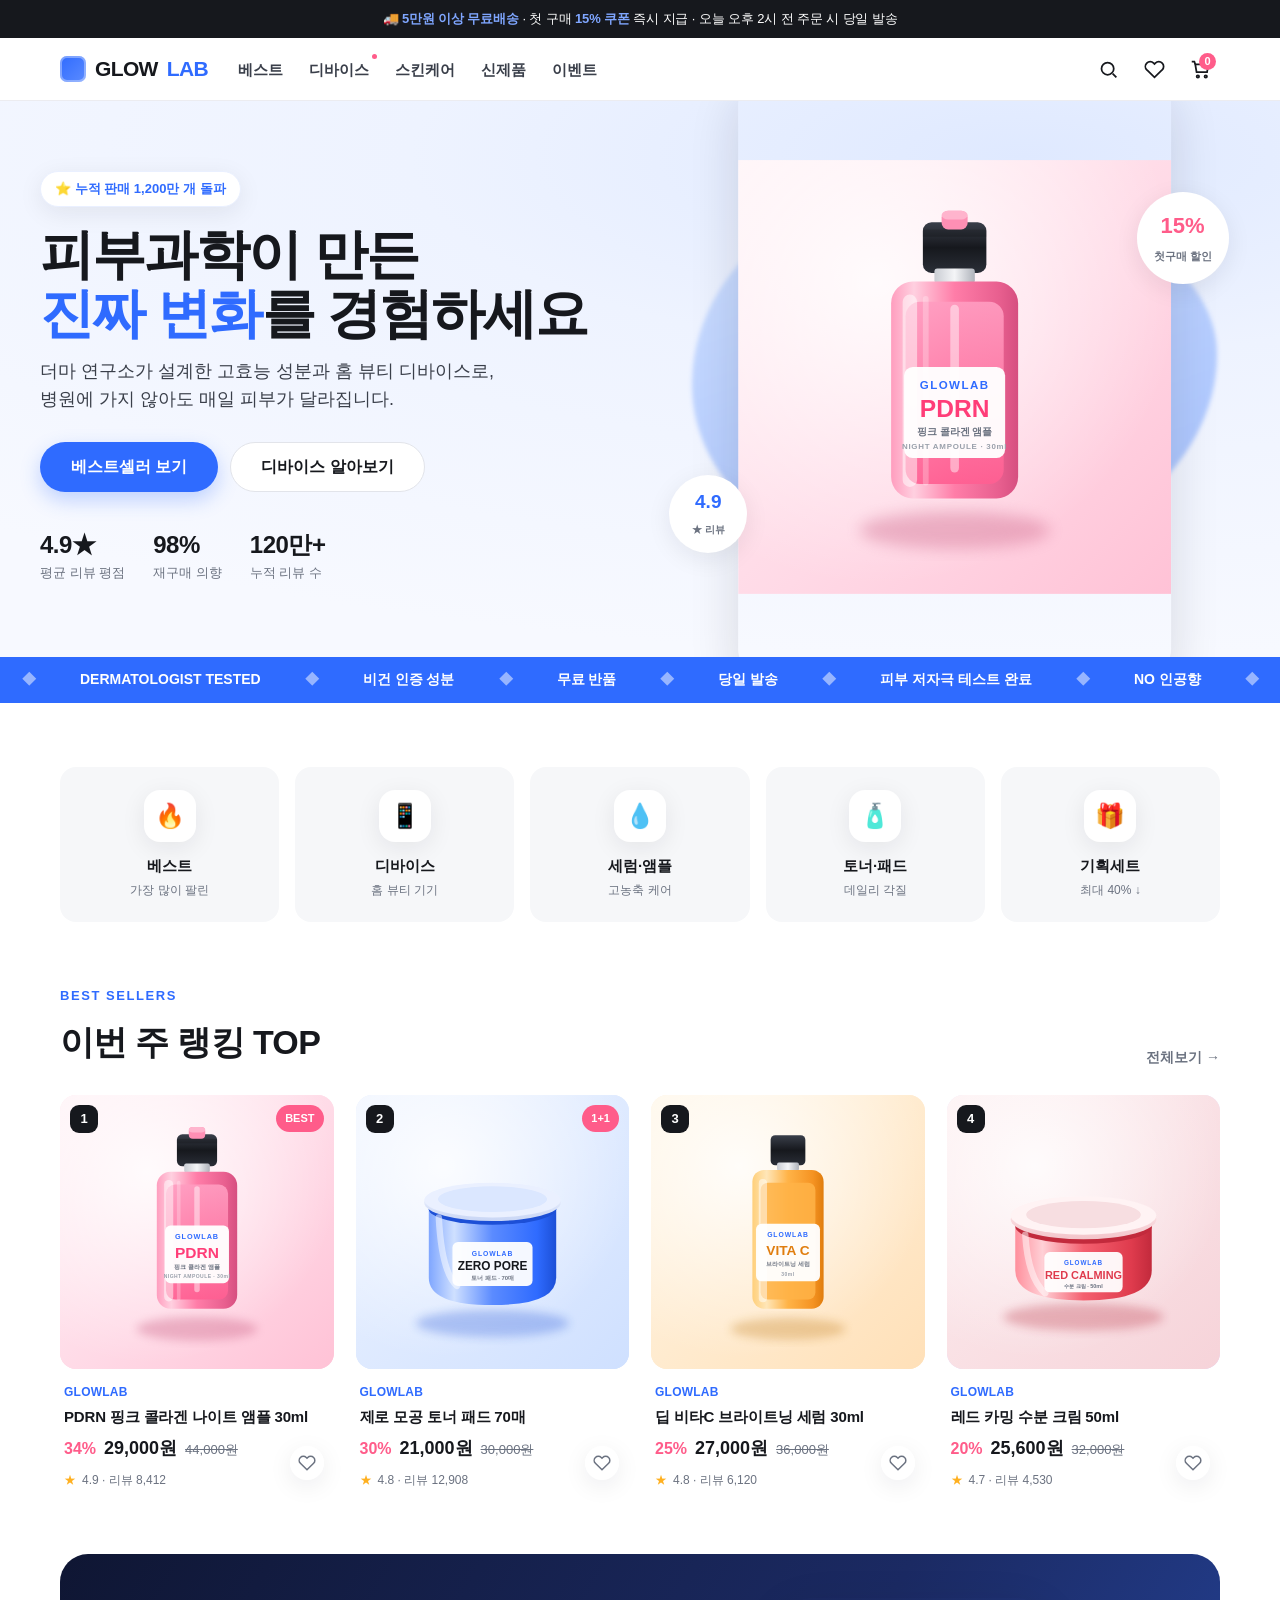
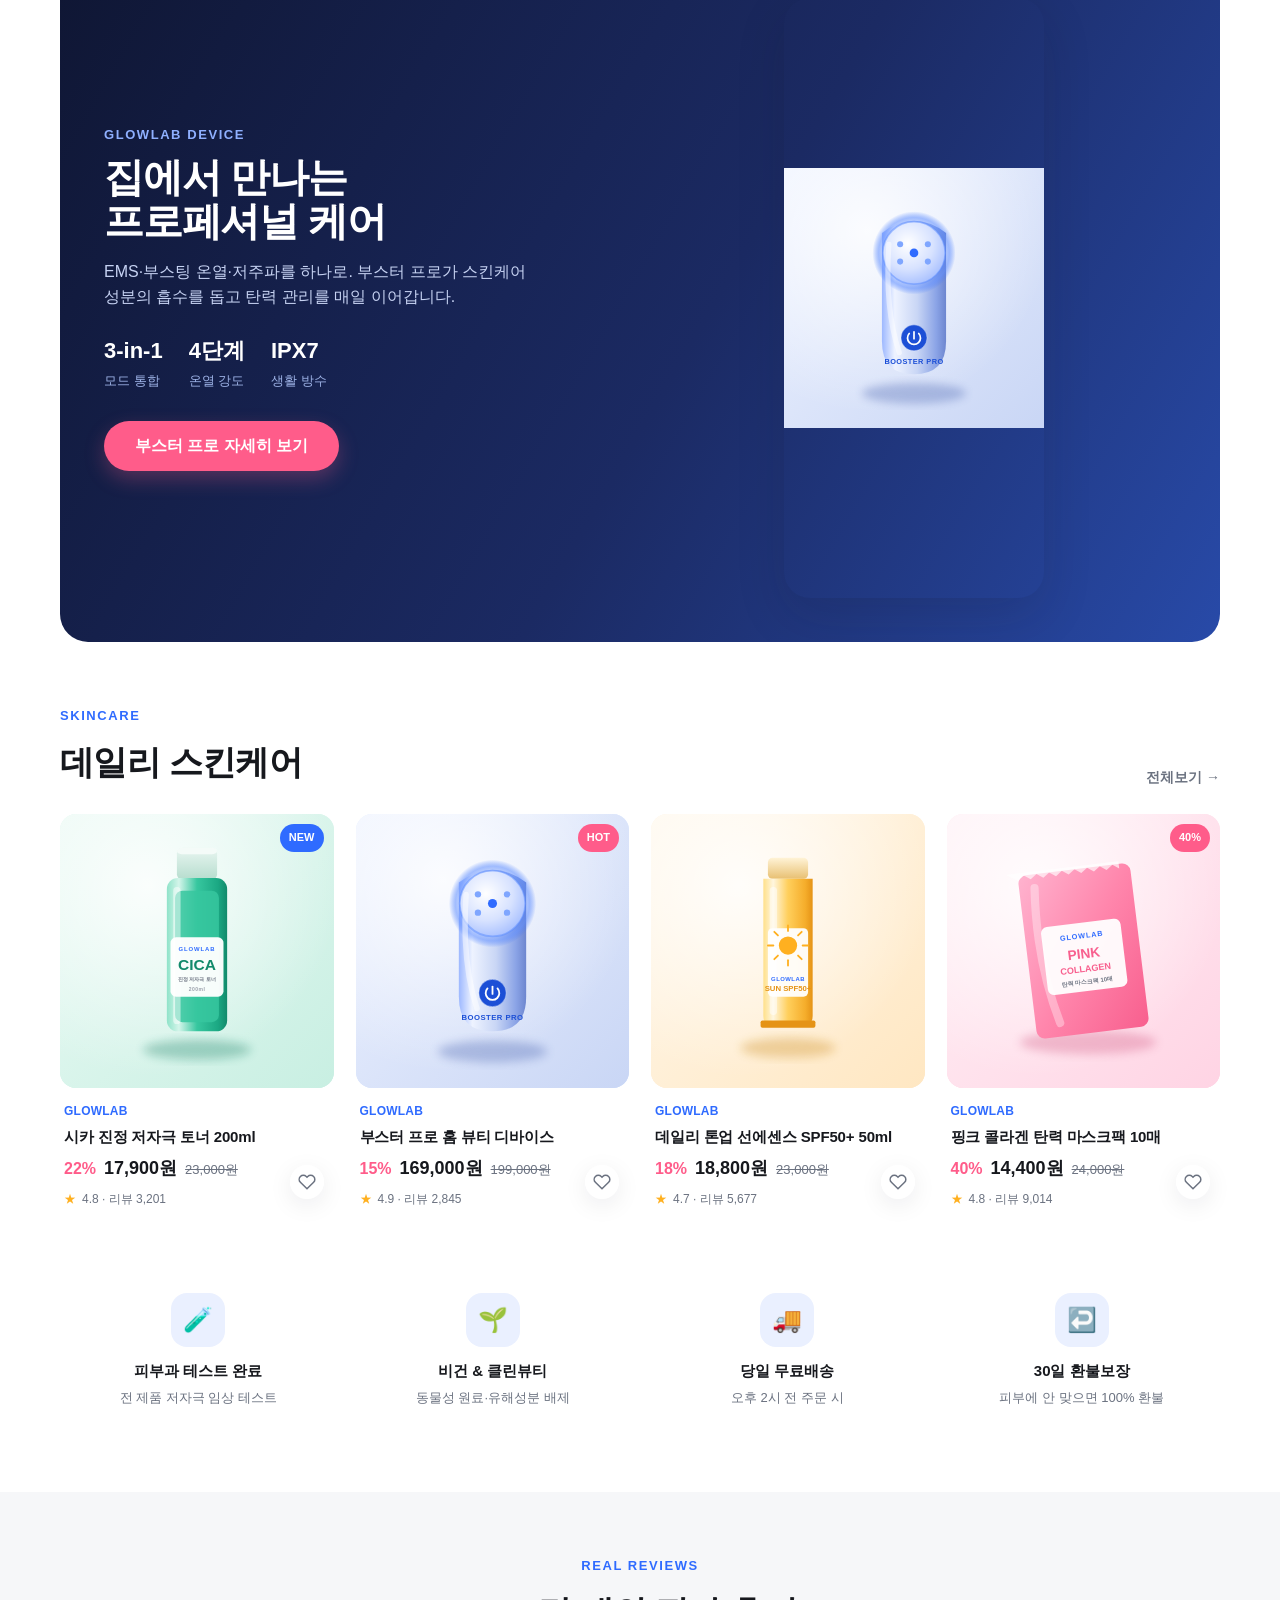
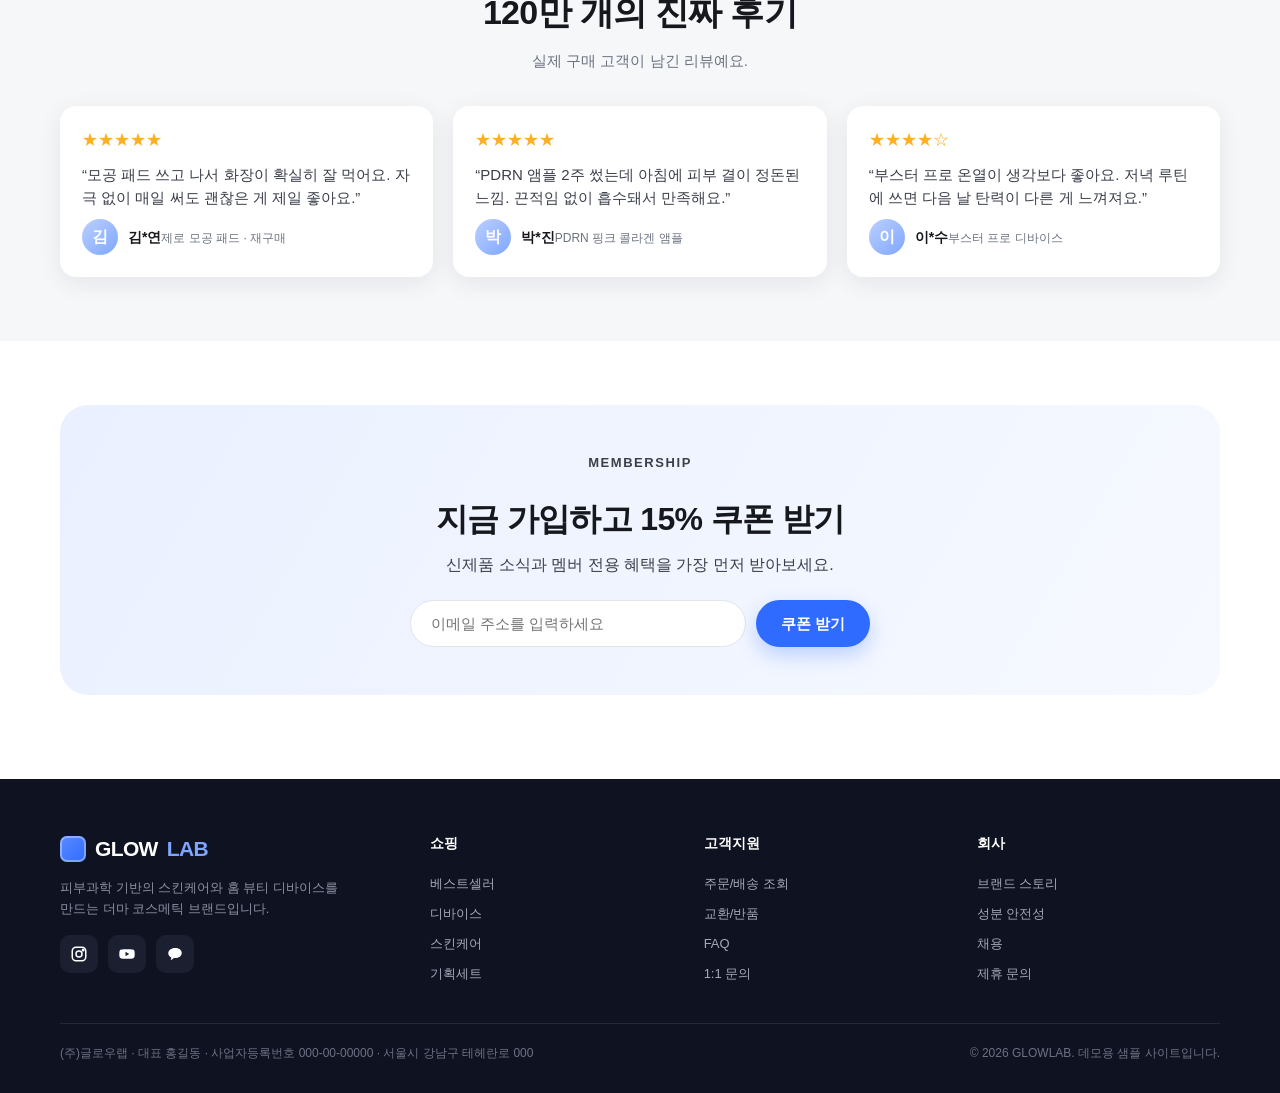
<file: index.html>
<!DOCTYPE html>
<html lang="ko">
<head>
  <meta charset="UTF-8" />
  <meta name="viewport" content="width=device-width, initial-scale=1.0" />
  <meta name="theme-color" content="#2f6bff" />
  <title>GLOWLAB · 피부과학이 만든 뷰티</title>
  <meta name="description" content="글로우랩 - 피부과학 기반 스킨케어와 홈 뷰티 디바이스. 제로 모공 패드, PDRN 핑크 콜라겐 앰플, 부스터 프로 디바이스." />
  <link rel="manifest" href="manifest.webmanifest" />
  <link rel="icon" href="icon.svg" type="image/svg+xml" />
  <link rel="apple-touch-icon" href="icon.svg" />
  <link rel="stylesheet" href="styles.css" />
</head>
<body>
  <!-- Announcement -->
  <div class="announce">🚚 <b>5만원 이상 무료배송</b> · 첫 구매 <b>15% 쿠폰</b> 즉시 지급 · 오늘 오후 2시 전 주문 시 당일 발송</div>

  <!-- Navbar -->
  <header class="nav">
    <div class="container nav-inner">
      <a class="brand" href="index.html">
        <span class="cube" aria-hidden="true"></span>GLOW<em>LAB</em>
      </a>
      <nav class="nav-menu" aria-label="주요 메뉴">
        <a href="#best">베스트</a>
        <a href="#device" class="hot">디바이스</a>
        <a href="#skincare">스킨케어</a>
        <a href="product.html">신제품</a>
        <a href="#event">이벤트</a>
      </nav>
      <div class="nav-actions">
        <button class="icon-btn" aria-label="검색">
          <svg viewBox="0 0 24 24" fill="none" stroke="currentColor" stroke-width="2"><circle cx="11" cy="11" r="7"/><path d="m21 21-4.3-4.3"/></svg>
        </button>
        <button class="icon-btn" aria-label="위시리스트">
          <svg viewBox="0 0 24 24" fill="none" stroke="currentColor" stroke-width="2"><path d="M20.8 4.6a5.5 5.5 0 0 0-7.8 0L12 5.6l-1-1a5.5 5.5 0 1 0-7.8 7.8l1 1L12 21l7.8-7.6 1-1a5.5 5.5 0 0 0 0-7.8z"/></svg>
        </button>
        <button class="icon-btn" id="cartBtn" aria-label="장바구니">
          <svg viewBox="0 0 24 24" fill="none" stroke="currentColor" stroke-width="2"><path d="M6 6h15l-1.5 9h-12z"/><path d="M6 6 5 3H2"/><circle cx="9" cy="20" r="1.4"/><circle cx="18" cy="20" r="1.4"/></svg>
          <span class="cart-count" id="cartCount">0</span>
        </button>
        <button class="icon-btn hamburger" id="menuBtn" aria-label="메뉴 열기">
          <svg viewBox="0 0 24 24" fill="none" stroke="currentColor" stroke-width="2"><path d="M3 6h18M3 12h18M3 18h18"/></svg>
        </button>
      </div>
    </div>
  </header>

  <!-- Hero -->
  <section class="hero">
    <div class="container hero-inner">
      <div class="hero-copy">
        <span class="hero-badge">⭐ 누적 판매 1,200만 개 돌파</span>
        <h1>피부과학이 만든<br /><span class="hl">진짜 변화</span>를 경험하세요</h1>
        <p class="lead">더마 연구소가 설계한 고효능 성분과 홈 뷰티 디바이스로,
          병원에 가지 않아도 매일 피부가 달라집니다.</p>
        <div class="hero-cta">
          <a href="product.html" class="btn primary lg">베스트셀러 보기</a>
          <a href="#device" class="btn outline lg">디바이스 알아보기</a>
        </div>
        <div class="hero-stats">
          <div><div class="num">4.9★</div><div class="lbl">평균 리뷰 평점</div></div>
          <div><div class="num">98%</div><div class="lbl">재구매 의향</div></div>
          <div><div class="num">120만+</div><div class="lbl">누적 리뷰 수</div></div>
        </div>
      </div>
      <div class="hero-visual">
        <div class="blob" aria-hidden="true"></div>
        <img class="hero-img" src="assets/ampoule-pink.svg" alt="PDRN 핑크 콜라겐 나이트 앰플" width="600" height="600" />
        <div class="spark a" aria-hidden="true"><div><div class="n">15%</div><small>첫구매 할인</small></div></div>
        <div class="spark b" aria-hidden="true"><div><div class="n">4.9</div><small>★ 리뷰</small></div></div>
      </div>
    </div>
  </section>

  <!-- Marquee -->
  <div class="marquee" aria-hidden="true">
    <ul>
      <li>DERMATOLOGIST TESTED</li><li>비건 인증 성분</li><li>무료 반품</li>
      <li>당일 발송</li><li>피부 저자극 테스트 완료</li><li>NO 인공향</li>
      <li>DERMATOLOGIST TESTED</li><li>비건 인증 성분</li><li>무료 반품</li>
      <li>당일 발송</li><li>피부 저자극 테스트 완료</li><li>NO 인공향</li>
    </ul>
  </div>

  <!-- Category quick links -->
  <section class="section">
    <div class="container">
      <div class="cats">
        <a class="cat" href="#best"><div class="ico">🔥</div><b>베스트</b><span>가장 많이 팔린</span></a>
        <a class="cat" href="#device"><div class="ico">📱</div><b>디바이스</b><span>홈 뷰티 기기</span></a>
        <a class="cat" href="#skincare"><div class="ico">💧</div><b>세럼·앰플</b><span>고농축 케어</span></a>
        <a class="cat" href="#skincare"><div class="ico">🧴</div><b>토너·패드</b><span>데일리 각질</span></a>
        <a class="cat" href="#event"><div class="ico">🎁</div><b>기획세트</b><span>최대 40% ↓</span></a>
      </div>
    </div>
  </section>

  <!-- Best sellers -->
  <section class="section" id="best" style="padding-top:0">
    <div class="container">
      <div class="section-head">
        <div>
          <p class="eyebrow">Best Sellers</p>
          <h2 class="section-title">이번 주 랭킹 TOP</h2>
        </div>
        <a class="more" href="product.html">전체보기 →</a>
      </div>
      <div class="grid" id="bestGrid"><!-- injected by main.js --></div>
    </div>
  </section>

  <!-- Device / tech banner -->
  <section class="section" id="device" style="padding-top:0">
    <div class="container">
      <div class="tech">
        <div class="tech-inner">
          <div>
            <p class="eyebrow">GLOWLAB DEVICE</p>
            <h2>집에서 만나는<br />프로페셔널 케어</h2>
            <p>EMS·부스팅 온열·저주파를 하나로. 부스터 프로가 스킨케어 성분의 흡수를 돕고
              탄력 관리를 매일 이어갑니다.</p>
            <div class="feat">
              <div><b>3-in-1</b><span>모드 통합</span></div>
              <div><b>4단계</b><span>온열 강도</span></div>
              <div><b>IPX7</b><span>생활 방수</span></div>
            </div>
            <a href="product.html" class="btn pink lg">부스터 프로 자세히 보기</a>
          </div>
          <img class="device-img" src="assets/device.svg" alt="부스터 프로 홈 뷰티 디바이스" width="600" height="600" />
        </div>
      </div>
    </div>
  </section>

  <!-- Skincare grid -->
  <section class="section" id="skincare" style="padding-top:0">
    <div class="container">
      <div class="section-head">
        <div>
          <p class="eyebrow">Skincare</p>
          <h2 class="section-title">데일리 스킨케어</h2>
        </div>
        <a class="more" href="product.html">전체보기 →</a>
      </div>
      <div class="grid" id="skincareGrid"><!-- injected by main.js --></div>
    </div>
  </section>

  <!-- Benefits -->
  <section class="section" style="padding-top:0">
    <div class="container">
      <div class="benefits">
        <div class="benefit"><div class="ic">🧪</div><b>피부과 테스트 완료</b><p>전 제품 저자극 임상 테스트</p></div>
        <div class="benefit"><div class="ic">🌱</div><b>비건 & 클린뷰티</b><p>동물성 원료·유해성분 배제</p></div>
        <div class="benefit"><div class="ic">🚚</div><b>당일 무료배송</b><p>오후 2시 전 주문 시</p></div>
        <div class="benefit"><div class="ic">↩️</div><b>30일 환불보장</b><p>피부에 안 맞으면 100% 환불</p></div>
      </div>
    </div>
  </section>

  <!-- Reviews -->
  <section class="section reviews">
    <div class="container">
      <div class="center" style="margin-bottom:34px">
        <p class="eyebrow">Real Reviews</p>
        <h2 class="section-title">120만 개의 진짜 후기</h2>
        <p class="section-sub">실제 구매 고객이 남긴 리뷰예요.</p>
      </div>
      <div class="rev-grid">
        <article class="rev">
          <div class="stars">★★★★★</div>
          <p>“모공 패드 쓰고 나서 화장이 확실히 잘 먹어요. 자극 없이 매일 써도 괜찮은 게 제일 좋아요.”</p>
          <div class="who"><div class="av">김</div><div><b>김*연</b><span>제로 모공 패드 · 재구매</span></div></div>
        </article>
        <article class="rev">
          <div class="stars">★★★★★</div>
          <p>“PDRN 앰플 2주 썼는데 아침에 피부 결이 정돈된 느낌. 끈적임 없이 흡수돼서 만족해요.”</p>
          <div class="who"><div class="av">박</div><div><b>박*진</b><span>PDRN 핑크 콜라겐 앰플</span></div></div>
        </article>
        <article class="rev">
          <div class="stars">★★★★☆</div>
          <p>“부스터 프로 온열이 생각보다 좋아요. 저녁 루틴에 쓰면 다음 날 탄력이 다른 게 느껴져요.”</p>
          <div class="who"><div class="av">이</div><div><b>이*수</b><span>부스터 프로 디바이스</span></div></div>
        </article>
      </div>
    </div>
  </section>

  <!-- Event / newsletter -->
  <section class="section" id="event">
    <div class="container">
      <div class="news">
        <p class="eyebrow">Membership</p>
        <h2>지금 가입하고 15% 쿠폰 받기</h2>
        <p>신제품 소식과 멤버 전용 혜택을 가장 먼저 받아보세요.</p>
        <form id="newsForm">
          <input type="email" placeholder="이메일 주소를 입력하세요" required aria-label="이메일" />
          <button type="submit" class="btn primary">쿠폰 받기</button>
        </form>
      </div>
    </div>
  </section>

  <!-- Footer -->
  <footer class="footer">
    <div class="container">
      <div class="cols">
        <div>
          <div class="brand"><span class="cube" aria-hidden="true"></span>GLOW<em style="color:#7fa6ff;font-style:normal">LAB</em></div>
          <p class="desc">피부과학 기반의 스킨케어와 홈 뷰티 디바이스를 만드는 더마 코스메틱 브랜드입니다.</p>
          <div class="socials">
            <a href="#" aria-label="인스타그램"><svg viewBox="0 0 24 24" fill="none" stroke="#fff" stroke-width="2"><rect x="3" y="3" width="18" height="18" rx="5"/><circle cx="12" cy="12" r="4"/><circle cx="17.5" cy="6.5" r="1" fill="#fff"/></svg></a>
            <a href="#" aria-label="유튜브"><svg viewBox="0 0 24 24" fill="#fff"><path d="M22 8.2a3 3 0 0 0-2.1-2.1C18.1 5.6 12 5.6 12 5.6s-6.1 0-7.9.5A3 3 0 0 0 2 8.2 31 31 0 0 0 1.7 12 31 31 0 0 0 2 15.8a3 3 0 0 0 2.1 2.1c1.8.5 7.9.5 7.9.5s6.1 0 7.9-.5a3 3 0 0 0 2.1-2.1c.3-1.2.3-3.8.3-3.8s0-2.6-.3-3.8zM10 15V9l5 3z"/></svg></a>
            <a href="#" aria-label="카카오"><svg viewBox="0 0 24 24" fill="#fff"><path d="M12 4C7 4 3 7.1 3 10.9c0 2.4 1.7 4.6 4.2 5.8-.2.7-.7 2.6-.8 3 0 .3.2.3.4.2.2-.1 2.7-1.8 3.8-2.6.5.1 1 .1 1.4.1 5 0 9-3.1 9-6.9S17 4 12 4z"/></svg></a>
          </div>
        </div>
        <div>
          <h4>쇼핑</h4>
          <a href="#best">베스트셀러</a><a href="#device">디바이스</a><a href="#skincare">스킨케어</a><a href="#event">기획세트</a>
        </div>
        <div>
          <h4>고객지원</h4>
          <a href="#">주문/배송 조회</a><a href="#">교환/반품</a><a href="#">FAQ</a><a href="#">1:1 문의</a>
        </div>
        <div>
          <h4>회사</h4>
          <a href="#">브랜드 스토리</a><a href="#">성분 안전성</a><a href="#">채용</a><a href="#">제휴 문의</a>
        </div>
      </div>
      <div class="legal">
        <span>(주)글로우랩 · 대표 홍길동 · 사업자등록번호 000-00-00000 · 서울시 강남구 테헤란로 000</span>
        <span>© 2026 GLOWLAB. 데모용 샘플 사이트입니다.</span>
      </div>
    </div>
  </footer>

  <!-- Mobile drawer -->
  <div class="drawer" id="drawer">
    <div class="scrim" data-close></div>
    <div class="panel">
      <button class="icon-btn close" id="drawerClose" aria-label="닫기">
        <svg viewBox="0 0 24 24" fill="none" stroke="currentColor" stroke-width="2"><path d="M6 6l12 12M18 6 6 18"/></svg>
      </button>
      <a class="d-link" href="#best" data-close>베스트</a>
      <a class="d-link" href="#device" data-close>디바이스</a>
      <a class="d-link" href="#skincare" data-close>스킨케어</a>
      <a class="d-link" href="product.html">신제품</a>
      <a class="d-link" href="#event" data-close>이벤트</a>
    </div>
  </div>

  <div class="toast" id="toast"></div>

  <script src="main.js"></script>
</body>
</html>
</file>
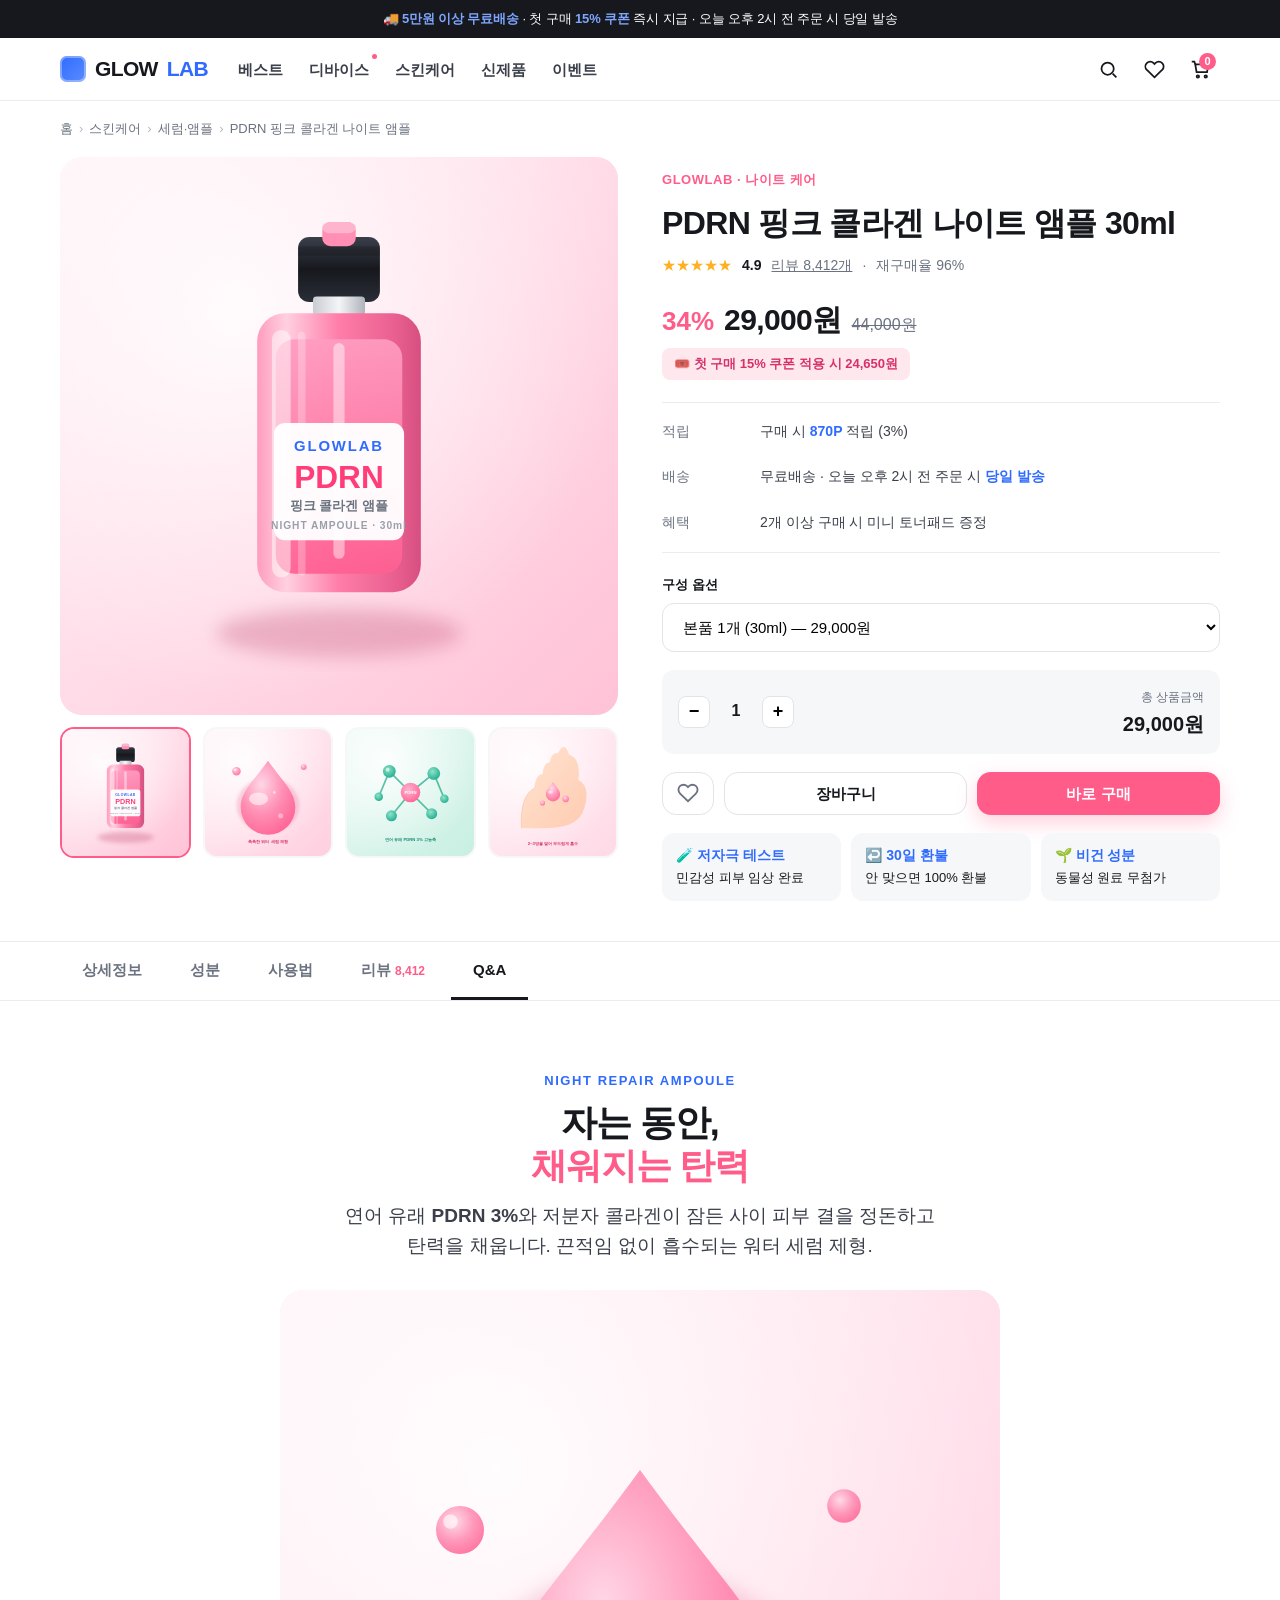
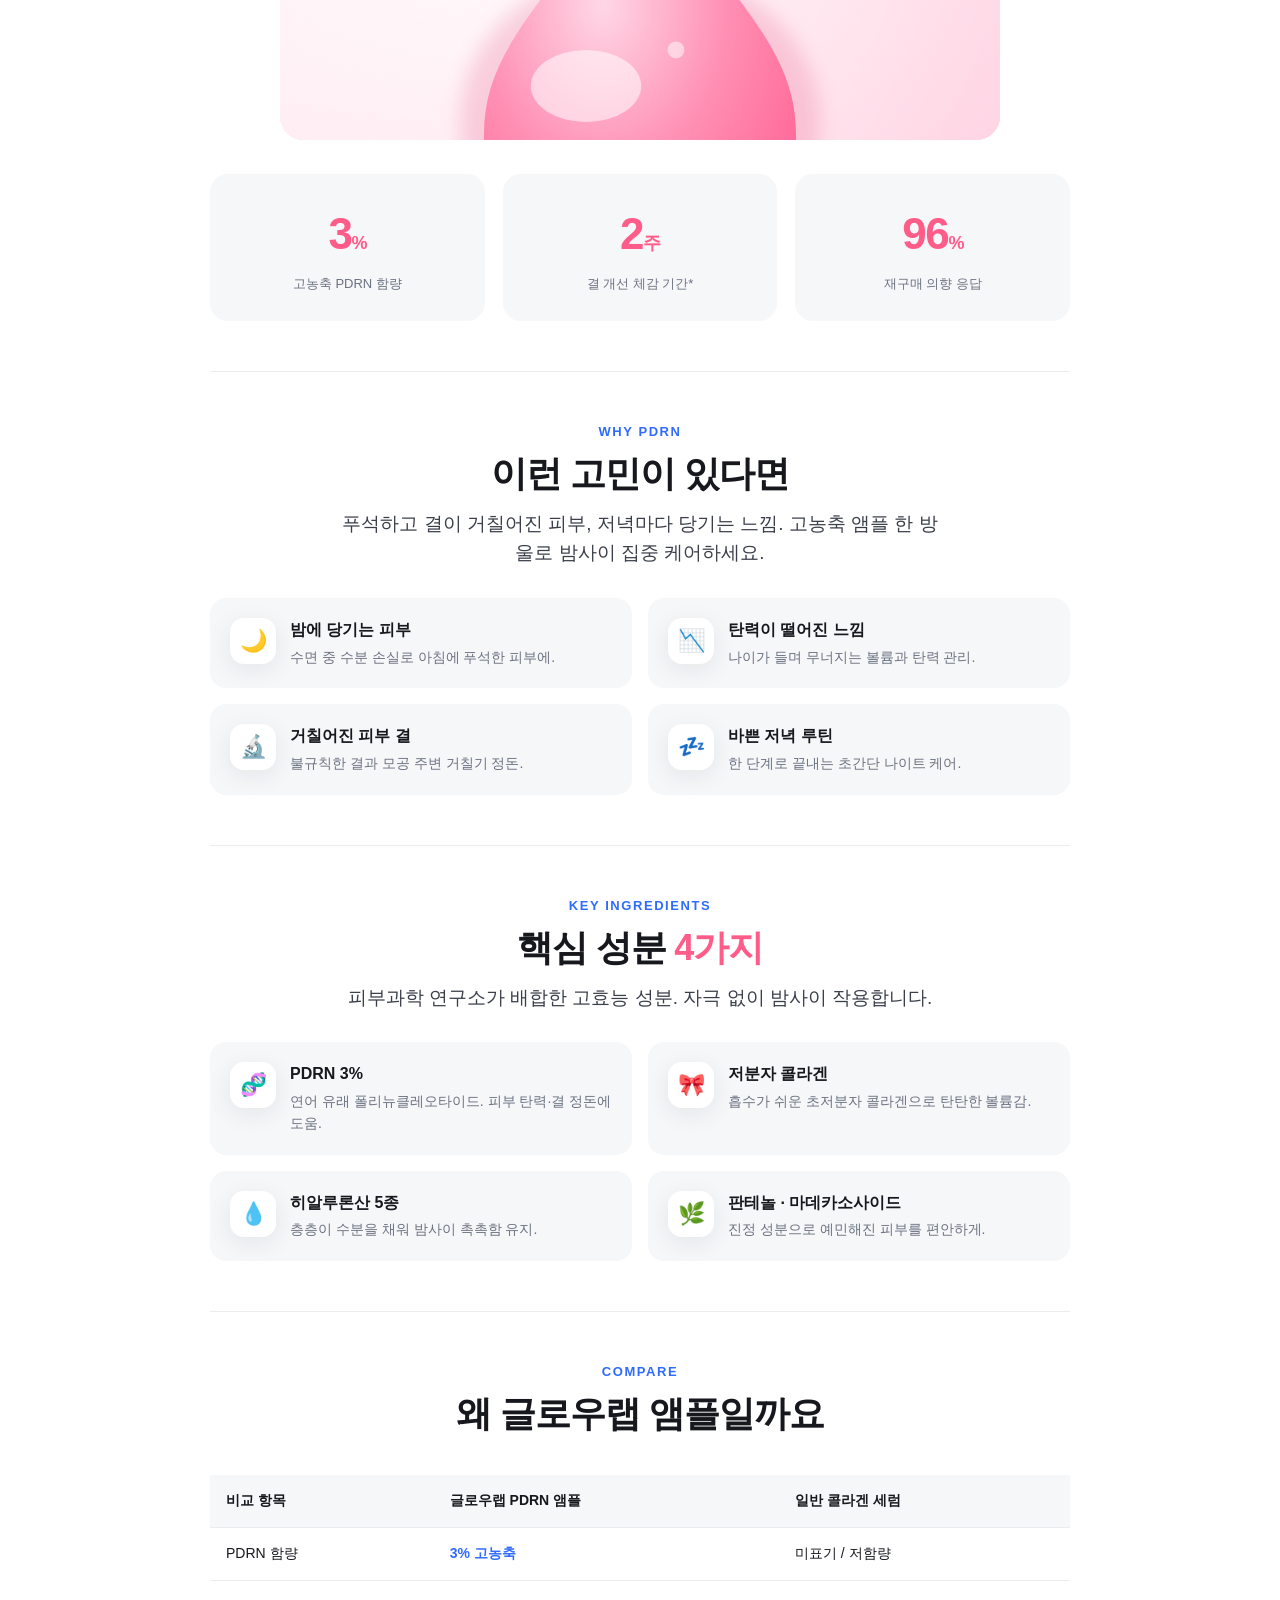
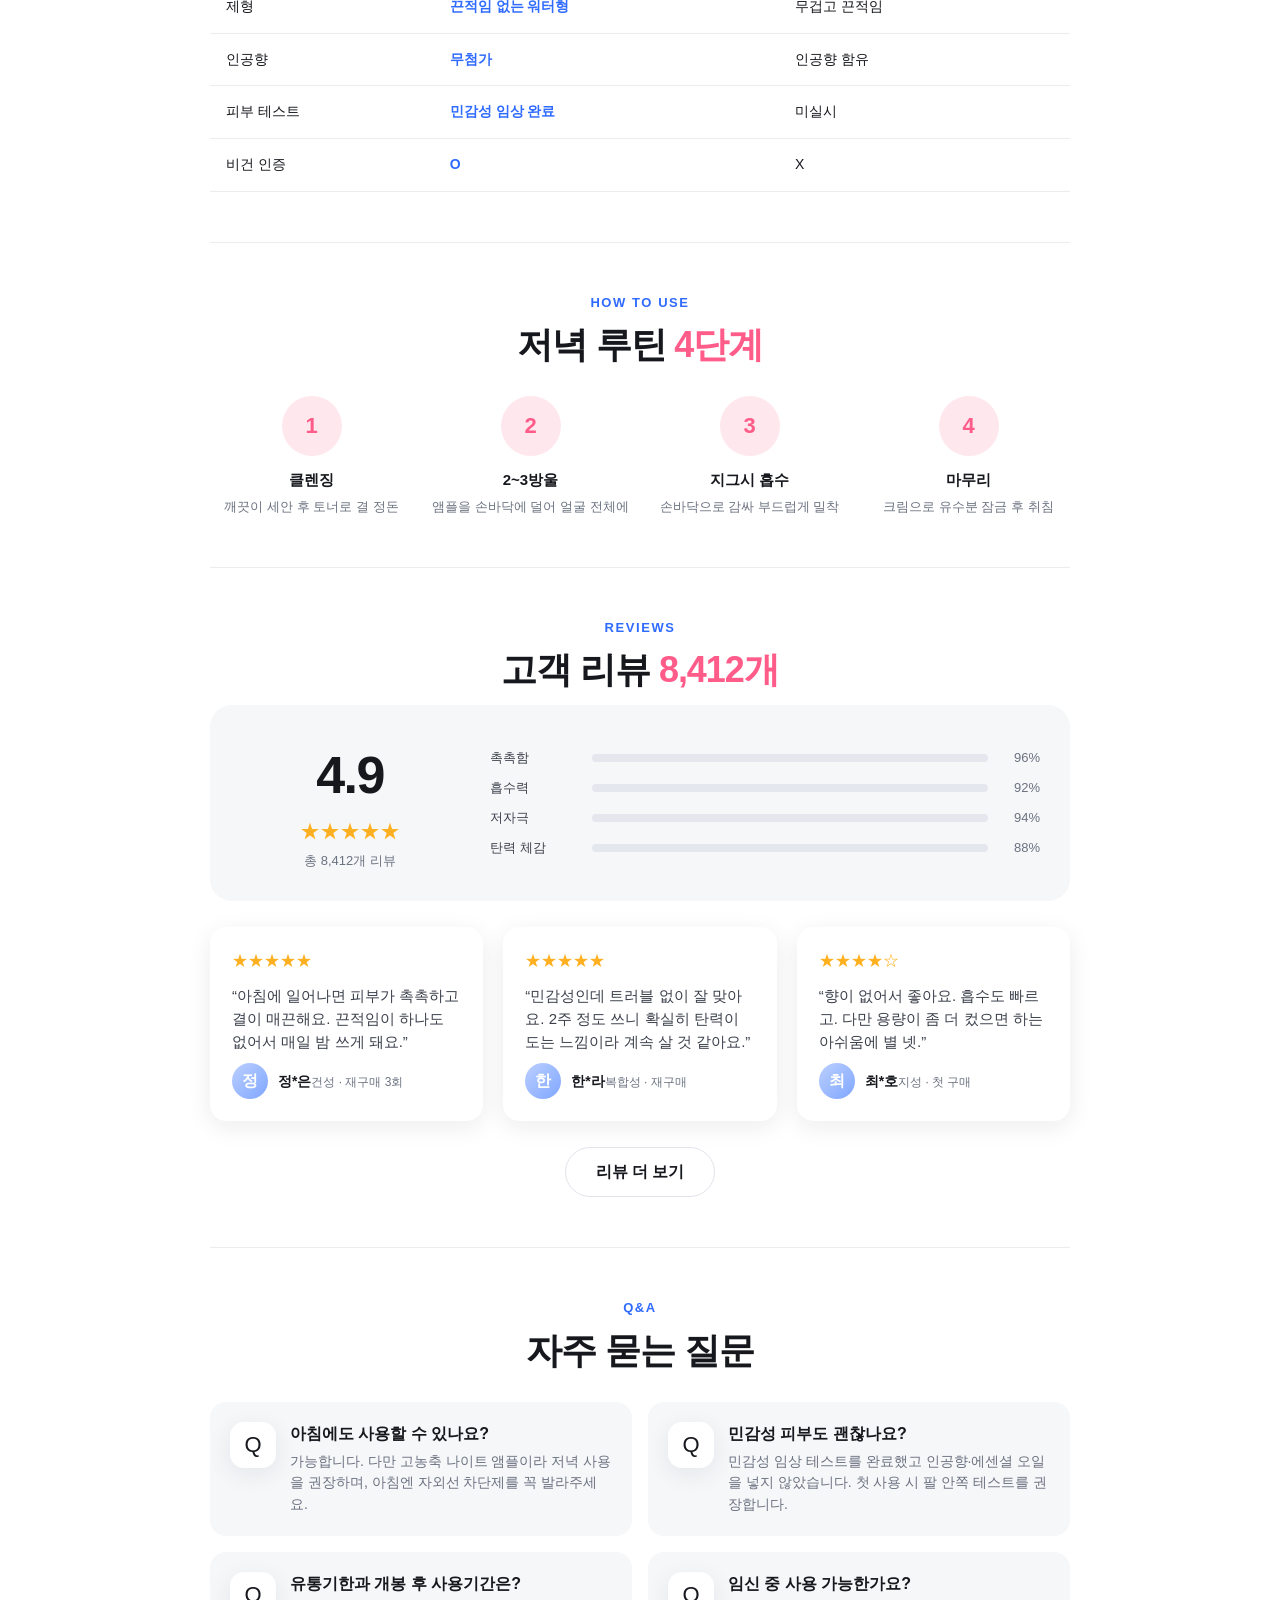
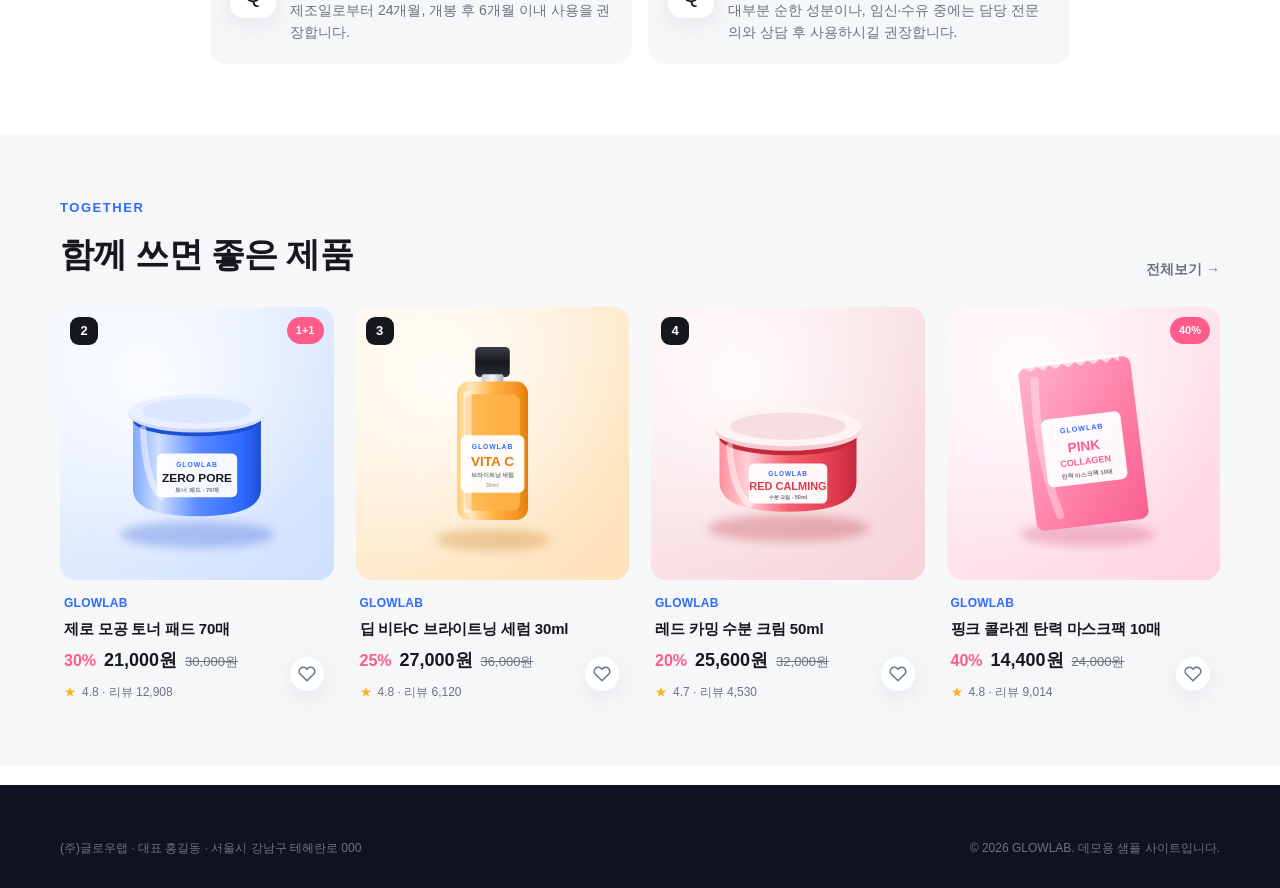
<file: product.html>
<!DOCTYPE html>
<html lang="ko">
<head>
  <meta charset="UTF-8" />
  <meta name="viewport" content="width=device-width, initial-scale=1.0" />
  <meta name="theme-color" content="#2f6bff" />
  <title>PDRN 핑크 콜라겐 나이트 앰플 · GLOWLAB</title>
  <meta name="description" content="연어 유래 PDRN 3% + 저분자 콜라겐. 자는 동안 탄력과 결을 채우는 고농축 나이트 앰플." />
  <link rel="icon" href="icon.svg" type="image/svg+xml" />
  <link rel="stylesheet" href="styles.css" />
</head>
<body class="pd-page">
  <div class="announce">🚚 <b>5만원 이상 무료배송</b> · 첫 구매 <b>15% 쿠폰</b> 즉시 지급 · 오늘 오후 2시 전 주문 시 당일 발송</div>

  <!-- Navbar -->
  <header class="nav">
    <div class="container nav-inner">
      <a class="brand" href="index.html"><span class="cube" aria-hidden="true"></span>GLOW<em>LAB</em></a>
      <nav class="nav-menu" aria-label="주요 메뉴">
        <a href="index.html#best">베스트</a>
        <a href="index.html#device" class="hot">디바이스</a>
        <a href="index.html#skincare">스킨케어</a>
        <a href="product.html">신제품</a>
        <a href="index.html#event">이벤트</a>
      </nav>
      <div class="nav-actions">
        <button class="icon-btn" aria-label="검색"><svg viewBox="0 0 24 24" fill="none" stroke="currentColor" stroke-width="2"><circle cx="11" cy="11" r="7"/><path d="m21 21-4.3-4.3"/></svg></button>
        <button class="icon-btn" aria-label="위시리스트"><svg viewBox="0 0 24 24" fill="none" stroke="currentColor" stroke-width="2"><path d="M20.8 4.6a5.5 5.5 0 0 0-7.8 0L12 5.6l-1-1a5.5 5.5 0 1 0-7.8 7.8l1 1L12 21l7.8-7.6 1-1a5.5 5.5 0 0 0 0-7.8z"/></svg></button>
        <button class="icon-btn" id="cartBtn" aria-label="장바구니">
          <svg viewBox="0 0 24 24" fill="none" stroke="currentColor" stroke-width="2"><path d="M6 6h15l-1.5 9h-12z"/><path d="M6 6 5 3H2"/><circle cx="9" cy="20" r="1.4"/><circle cx="18" cy="20" r="1.4"/></svg>
          <span class="cart-count" id="cartCount">0</span>
        </button>
        <button class="icon-btn hamburger" id="menuBtn" aria-label="메뉴 열기"><svg viewBox="0 0 24 24" fill="none" stroke="currentColor" stroke-width="2"><path d="M3 6h18M3 12h18M3 18h18"/></svg></button>
      </div>
    </div>
  </header>

  <main class="container">
    <!-- Breadcrumb -->
    <nav class="crumb" aria-label="위치">
      <a href="index.html">홈</a><span>›</span><a href="index.html#skincare">스킨케어</a><span>›</span><a href="index.html#skincare">세럼·앰플</a><span>›</span>PDRN 핑크 콜라겐 나이트 앰플
    </nav>

    <!-- Product top -->
    <section class="pd">
      <!-- Gallery -->
      <div class="pd-gallery">
        <div class="pd-main" id="pdMain">
          <img src="assets/ampoule-pink.svg" alt="PDRN 핑크 콜라겐 나이트 앰플" width="600" height="600" />
        </div>
        <div class="pd-thumbs" id="pdThumbs">
          <button class="active" data-img="assets/ampoule-pink.svg" aria-label="제품 이미지 1"><img src="assets/ampoule-pink.svg" alt="본품" width="600" height="600" /></button>
          <button data-img="assets/ampoule-texture.svg" aria-label="제품 이미지 2"><img src="assets/ampoule-texture.svg" alt="제형 텍스처" width="600" height="600" /></button>
          <button data-img="assets/ampoule-ingredient.svg" aria-label="제품 이미지 3"><img src="assets/ampoule-ingredient.svg" alt="핵심 성분" width="600" height="600" /></button>
          <button data-img="assets/ampoule-howto.svg" aria-label="제품 이미지 4"><img src="assets/ampoule-howto.svg" alt="사용법" width="600" height="600" /></button>
        </div>
      </div>

      <!-- Purchase panel -->
      <div class="pd-info">
        <p class="brand-line">GLOWLAB · 나이트 케어</p>
        <h1>PDRN 핑크 콜라겐 나이트 앰플 30ml</h1>
        <div class="pd-rate">
          <span class="stars">★★★★★</span>
          <b style="color:var(--ink)">4.9</b>
          <a href="#reviews">리뷰 8,412개</a>
          <span>·</span><span>재구매율 96%</span>
        </div>

        <div class="pd-price">
          <span class="off">34%</span>
          <span class="now">29,000원</span>
          <span class="was">44,000원</span>
        </div>
        <span class="pd-coupon">🎟️ 첫 구매 15% 쿠폰 적용 시 24,650원</span>

        <div class="pd-meta">
          <div class="row"><div class="k">적립</div><div class="v">구매 시 <b>870P</b> 적립 (3%)</div></div>
          <div class="row"><div class="k">배송</div><div class="v">무료배송 · 오늘 오후 2시 전 주문 시 <b>당일 발송</b></div></div>
          <div class="row"><div class="k">혜택</div><div class="v">2개 이상 구매 시 미니 토너패드 증정</div></div>
        </div>

        <div class="pd-options">
          <label for="optSelect">구성 옵션</label>
          <select id="optSelect">
            <option value="0" data-price="29000">본품 1개 (30ml) — 29,000원</option>
            <option value="1" data-price="52000">1+1 더블 기획 (30ml×2) — 52,000원</option>
            <option value="2" data-price="72000">3개 세트 (30ml×3) — 72,000원</option>
            <option value="3" data-price="39000">앰플 + 토너패드 세트 — 39,000원</option>
          </select>
        </div>

        <div class="pd-qty">
          <div class="stepper">
            <button id="minus" aria-label="수량 감소">−</button>
            <span id="qty">1</span>
            <button id="plus" aria-label="수량 증가">+</button>
          </div>
          <div class="line-total"><small>총 상품금액</small><b id="lineTotal">29,000원</b></div>
        </div>

        <div class="pd-actions">
          <button class="wishbig" id="wishBig" aria-label="위시리스트에 추가">
            <svg viewBox="0 0 24 24" fill="none" stroke="currentColor" stroke-width="2"><path d="M20.8 4.6a5.5 5.5 0 0 0-7.8 0L12 5.6l-1-1a5.5 5.5 0 1 0-7.8 7.8l1 1L12 21l7.8-7.6 1-1a5.5 5.5 0 0 0 0-7.8z"/></svg>
          </button>
          <button class="btn outline" id="addCart">장바구니</button>
          <button class="btn pink" id="buyNow">바로 구매</button>
        </div>

        <div class="pd-perks">
          <div class="perk"><b>🧪 저자극 테스트</b>민감성 피부 임상 완료</div>
          <div class="perk"><b>↩️ 30일 환불</b>안 맞으면 100% 환불</div>
          <div class="perk"><b>🌱 비건 성분</b>동물성 원료 무첨가</div>
        </div>
      </div>
    </section>
  </main>

  <!-- Sticky tabs -->
  <nav class="pd-tabs" id="pdTabs">
    <div class="container">
      <ul>
        <li><a href="#detail" class="active">상세정보</a></li>
        <li><a href="#ingredients">성분</a></li>
        <li><a href="#howto">사용법</a></li>
        <li><a href="#reviews">리뷰<span class="count">8,412</span></a></li>
        <li><a href="#qna">Q&amp;A</a></li>
      </ul>
    </div>
  </nav>

  <!-- Detail long content -->
  <div class="container">
    <article class="detail">

      <!-- Hero claim -->
      <section class="detail-block" id="detail">
        <p class="eyebrow">Night Repair Ampoule</p>
        <h2>자는 동안,<br /><span class="hl">채워지는 탄력</span></h2>
        <p class="big">연어 유래 <b>PDRN 3%</b>와 저분자 콜라겐이 잠든 사이 피부 결을 정돈하고
          탄력을 채웁니다. 끈적임 없이 흡수되는 워터 세럼 제형.</p>
        <div class="detail-hero"><img src="assets/ampoule-texture.svg" alt="촉촉한 워터 세럼 제형" width="600" height="600" /></div>
        <div class="stat-row">
          <div class="stat"><div class="n">3<small>%</small></div><div class="d">고농축 PDRN 함량</div></div>
          <div class="stat"><div class="n">2<small>주</small></div><div class="d">결 개선 체감 기간*</div></div>
          <div class="stat"><div class="n">96<small>%</small></div><div class="d">재구매 의향 응답</div></div>
        </div>
      </section>

      <!-- Problem -->
      <section class="detail-block">
        <p class="eyebrow">Why PDRN</p>
        <h2>이런 고민이 있다면</h2>
        <p class="big">푸석하고 결이 거칠어진 피부, 저녁마다 당기는 느낌.
          고농축 앰플 한 방울로 밤사이 집중 케어하세요.</p>
        <div class="ing-grid">
          <div class="ing"><div class="dot">🌙</div><div><b>밤에 당기는 피부</b><p>수면 중 수분 손실로 아침에 푸석한 피부에.</p></div></div>
          <div class="ing"><div class="dot">📉</div><div><b>탄력이 떨어진 느낌</b><p>나이가 들며 무너지는 볼륨과 탄력 관리.</p></div></div>
          <div class="ing"><div class="dot">🔬</div><div><b>거칠어진 피부 결</b><p>불규칙한 결과 모공 주변 거칠기 정돈.</p></div></div>
          <div class="ing"><div class="dot">💤</div><div><b>바쁜 저녁 루틴</b><p>한 단계로 끝내는 초간단 나이트 케어.</p></div></div>
        </div>
      </section>

      <!-- Ingredients -->
      <section class="detail-block" id="ingredients">
        <p class="eyebrow">Key Ingredients</p>
        <h2>핵심 성분 <span class="hl">4가지</span></h2>
        <p class="big">피부과학 연구소가 배합한 고효능 성분. 자극 없이 밤사이 작용합니다.</p>
        <div class="ing-grid">
          <div class="ing"><div class="dot">🧬</div><div><b>PDRN 3%</b><p>연어 유래 폴리뉴클레오타이드. 피부 탄력·결 정돈에 도움.</p></div></div>
          <div class="ing"><div class="dot">🎀</div><div><b>저분자 콜라겐</b><p>흡수가 쉬운 초저분자 콜라겐으로 탄탄한 볼륨감.</p></div></div>
          <div class="ing"><div class="dot">💧</div><div><b>히알루론산 5종</b><p>층층이 수분을 채워 밤사이 촉촉함 유지.</p></div></div>
          <div class="ing"><div class="dot">🌿</div><div><b>판테놀 · 마데카소사이드</b><p>진정 성분으로 예민해진 피부를 편안하게.</p></div></div>
        </div>
      </section>

      <!-- Compare -->
      <section class="detail-block">
        <p class="eyebrow">Compare</p>
        <h2>왜 글로우랩 앰플일까요</h2>
        <div style="overflow-x:auto">
          <table class="compare">
            <thead><tr><th>비교 항목</th><th class="ours">글로우랩 PDRN 앰플</th><th>일반 콜라겐 세럼</th></tr></thead>
            <tbody>
              <tr><td>PDRN 함량</td><td class="ours">3% 고농축</td><td>미표기 / 저함량</td></tr>
              <tr><td>제형</td><td class="ours">끈적임 없는 워터형</td><td>무겁고 끈적임</td></tr>
              <tr><td>인공향</td><td class="ours">무첨가</td><td>인공향 함유</td></tr>
              <tr><td>피부 테스트</td><td class="ours">민감성 임상 완료</td><td>미실시</td></tr>
              <tr><td>비건 인증</td><td class="ours">O</td><td>X</td></tr>
            </tbody>
          </table>
        </div>
      </section>

      <!-- How to use -->
      <section class="detail-block" id="howto">
        <p class="eyebrow">How to use</p>
        <h2>저녁 루틴 <span class="hl">4단계</span></h2>
        <div class="steps">
          <div class="step"><div class="circle">1</div><b>클렌징</b><p>깨끗이 세안 후 토너로 결 정돈</p></div>
          <div class="step"><div class="circle">2</div><b>2~3방울</b><p>앰플을 손바닥에 덜어 얼굴 전체에</p></div>
          <div class="step"><div class="circle">3</div><b>지그시 흡수</b><p>손바닥으로 감싸 부드럽게 밀착</p></div>
          <div class="step"><div class="circle">4</div><b>마무리</b><p>크림으로 유수분 잠금 후 취침</p></div>
        </div>
      </section>

      <!-- Reviews -->
      <section class="detail-block" id="reviews">
        <p class="eyebrow">Reviews</p>
        <h2>고객 리뷰 <span class="hl">8,412개</span></h2>
        <div class="rev-summary">
          <div class="score">
            <div class="big">4.9</div>
            <div class="stars">★★★★★</div>
            <div class="cnt">총 8,412개 리뷰</div>
          </div>
          <div class="bars">
            <div class="bar-row"><span class="lbl">촉촉함</span><span class="track"><span class="fill" style="width:96%"></span></span><span class="pct">96%</span></div>
            <div class="bar-row"><span class="lbl">흡수력</span><span class="track"><span class="fill" style="width:92%"></span></span><span class="pct">92%</span></div>
            <div class="bar-row"><span class="lbl">저자극</span><span class="track"><span class="fill" style="width:94%"></span></span><span class="pct">94%</span></div>
            <div class="bar-row"><span class="lbl">탄력 체감</span><span class="track"><span class="fill" style="width:88%"></span></span><span class="pct">88%</span></div>
          </div>
        </div>
        <div class="rev-grid" style="text-align:left">
          <article class="rev"><div class="stars">★★★★★</div><p>“아침에 일어나면 피부가 촉촉하고 결이 매끈해요. 끈적임이 하나도 없어서 매일 밤 쓰게 돼요.”</p><div class="who"><div class="av">정</div><div><b>정*은</b><span>건성 · 재구매 3회</span></div></div></article>
          <article class="rev"><div class="stars">★★★★★</div><p>“민감성인데 트러블 없이 잘 맞아요. 2주 정도 쓰니 확실히 탄력이 도는 느낌이라 계속 살 것 같아요.”</p><div class="who"><div class="av">한</div><div><b>한*라</b><span>복합성 · 재구매</span></div></div></article>
          <article class="rev"><div class="stars">★★★★☆</div><p>“향이 없어서 좋아요. 흡수도 빠르고. 다만 용량이 좀 더 컸으면 하는 아쉬움에 별 넷.”</p><div class="who"><div class="av">최</div><div><b>최*호</b><span>지성 · 첫 구매</span></div></div></article>
        </div>
        <div class="center" style="margin-top:26px"><button class="btn outline lg" id="moreReviews">리뷰 더 보기</button></div>
      </section>

      <!-- QnA -->
      <section class="detail-block" id="qna" style="border-bottom:none">
        <p class="eyebrow">Q&amp;A</p>
        <h2>자주 묻는 질문</h2>
        <div class="ing-grid">
          <div class="ing"><div class="dot">Q</div><div><b>아침에도 사용할 수 있나요?</b><p>가능합니다. 다만 고농축 나이트 앰플이라 저녁 사용을 권장하며, 아침엔 자외선 차단제를 꼭 발라주세요.</p></div></div>
          <div class="ing"><div class="dot">Q</div><div><b>민감성 피부도 괜찮나요?</b><p>민감성 임상 테스트를 완료했고 인공향·에센셜 오일을 넣지 않았습니다. 첫 사용 시 팔 안쪽 테스트를 권장합니다.</p></div></div>
          <div class="ing"><div class="dot">Q</div><div><b>유통기한과 개봉 후 사용기간은?</b><p>제조일로부터 24개월, 개봉 후 6개월 이내 사용을 권장합니다.</p></div></div>
          <div class="ing"><div class="dot">Q</div><div><b>임신 중 사용 가능한가요?</b><p>대부분 순한 성분이나, 임신·수유 중에는 담당 전문의와 상담 후 사용하시길 권장합니다.</p></div></div>
        </div>
      </section>

    </article>
  </div>

  <!-- Related -->
  <section class="section reviews">
    <div class="container">
      <div class="section-head"><div><p class="eyebrow">Together</p><h2 class="section-title">함께 쓰면 좋은 제품</h2></div><a class="more" href="index.html#skincare">전체보기 →</a></div>
      <div class="grid" id="relatedGrid"></div>
    </div>
  </section>

  <!-- Footer (compact) -->
  <footer class="footer">
    <div class="container">
      <div class="legal" style="border:none;margin:0;padding:0">
        <span>(주)글로우랩 · 대표 홍길동 · 서울시 강남구 테헤란로 000</span>
        <span>© 2026 GLOWLAB. 데모용 샘플 사이트입니다.</span>
      </div>
    </div>
  </footer>

  <!-- Sticky mobile buy bar -->
  <div class="buybar">
    <div class="pinfo">
      <div class="p"><span id="barPrice">29,000원</span><span class="was">44,000원</span></div>
      <small>PDRN 핑크 콜라겐 앰플</small>
    </div>
    <button class="btn outline" id="barCart">장바구니</button>
    <button class="btn pink" id="barBuy">바로 구매</button>
  </div>

  <!-- Mobile drawer -->
  <div class="drawer" id="drawer">
    <div class="scrim" data-close></div>
    <div class="panel">
      <button class="icon-btn close" id="drawerClose" aria-label="닫기"><svg viewBox="0 0 24 24" fill="none" stroke="currentColor" stroke-width="2"><path d="M6 6l12 12M18 6 6 18"/></svg></button>
      <a class="d-link" href="index.html#best">베스트</a>
      <a class="d-link" href="index.html#device">디바이스</a>
      <a class="d-link" href="index.html#skincare">스킨케어</a>
      <a class="d-link" href="product.html">신제품</a>
      <a class="d-link" href="index.html#event">이벤트</a>
    </div>
  </div>

  <div class="toast" id="toast"></div>

  <script src="main.js"></script>
</body>
</html>
</file>
<file: styles.css>
/* =========================================================
   GLOWLAB — 메디큐브 스타일 뷰티 커머스
   Design tokens
   ========================================================= */
:root {
  --blue: #2f6bff;
  --blue-dark: #1c4fd6;
  --blue-soft: #eaf0ff;
  --pink: #ff5c8a;
  --pink-soft: #ffe7ee;
  --ink: #16181d;
  --ink-2: #3a3f4a;
  --gray: #6b7280;
  --line: #ececf0;
  --line-2: #e2e4ea;
  --bg: #ffffff;
  --bg-soft: #f6f7f9;
  --bg-soft-2: #f0f2f6;
  --star: #ffb020;
  --radius: 16px;
  --radius-sm: 10px;
  --shadow: 0 6px 24px rgba(20, 24, 35, 0.08);
  --shadow-lg: 0 18px 50px rgba(20, 24, 35, 0.14);
  --maxw: 1200px;
  --nav-h: 62px;
  --font: "Pretendard", "Pretendard Variable", -apple-system, BlinkMacSystemFont,
    "Apple SD Gothic Neo", "Segoe UI", Roboto, "Noto Sans KR", "Malgun Gothic", sans-serif;
}

* { box-sizing: border-box; }
html { scroll-behavior: smooth; }
body {
  margin: 0;
  font-family: var(--font);
  color: var(--ink);
  background: var(--bg);
  line-height: 1.55;
  -webkit-font-smoothing: antialiased;
  text-rendering: optimizeLegibility;
}
img { max-width: 100%; display: block; }
a { color: inherit; text-decoration: none; }
button { font-family: inherit; cursor: pointer; }
ul { margin: 0; padding: 0; list-style: none; }

.container { width: 100%; max-width: var(--maxw); margin: 0 auto; padding: 0 20px; }
.section { padding: 64px 0; }
.eyebrow {
  color: var(--blue);
  font-weight: 800;
  font-size: 13px;
  letter-spacing: 0.12em;
  text-transform: uppercase;
  margin: 0 0 10px;
}
.section-title { font-size: clamp(24px, 3.4vw, 34px); font-weight: 800; letter-spacing: -0.02em; margin: 0; }
.section-sub { color: var(--gray); margin: 10px 0 0; font-size: 15px; }
.center { text-align: center; }

/* Buttons */
.btn {
  display: inline-flex; align-items: center; justify-content: center; gap: 8px;
  border: 1px solid transparent; border-radius: 999px;
  padding: 13px 24px; font-weight: 700; font-size: 15px; line-height: 1;
  transition: transform .12s ease, background .18s ease, box-shadow .18s ease, border-color .18s;
  background: var(--bg-soft); color: var(--ink);
}
.btn:hover { transform: translateY(-1px); }
.btn:active { transform: translateY(0); }
.btn.primary { background: var(--blue); color: #fff; box-shadow: 0 8px 20px rgba(47,107,255,.28); }
.btn.primary:hover { background: var(--blue-dark); }
.btn.dark { background: var(--ink); color: #fff; }
.btn.pink { background: var(--pink); color: #fff; box-shadow: 0 8px 20px rgba(255,92,138,.28); }
.btn.outline { background: #fff; border-color: var(--line-2); color: var(--ink); }
.btn.outline:hover { border-color: var(--ink); }
.btn.block { width: 100%; }
.btn.lg { padding: 16px 30px; font-size: 16px; }

/* =========================================================
   Announcement + Navbar
   ========================================================= */
.announce {
  background: var(--ink); color: #fff; text-align: center;
  font-size: 13px; letter-spacing: -0.01em; padding: 9px 16px;
}
.announce b { color: #7fa6ff; }

.nav {
  position: sticky; top: 0; z-index: 50;
  background: rgba(255,255,255,.9);
  backdrop-filter: saturate(1.2) blur(10px);
  border-bottom: 1px solid var(--line);
}
.nav-inner { height: var(--nav-h); display: flex; align-items: center; gap: 22px; }
.brand { display: flex; align-items: center; gap: 9px; font-weight: 900; font-size: 21px; letter-spacing: -0.03em; }
.brand .cube {
  width: 26px; height: 26px; border-radius: 7px;
  background: linear-gradient(135deg, var(--blue), #5b8bff);
  box-shadow: inset 0 0 0 2px rgba(255,255,255,.35);
}
.brand em { font-style: normal; color: var(--blue); }
.nav-menu { display: flex; gap: 26px; margin-left: 8px; }
.nav-menu a { font-weight: 600; font-size: 15px; color: var(--ink-2); padding: 6px 0; position: relative; }
.nav-menu a:hover { color: var(--blue); }
.nav-menu a.hot::after { content: ""; position: absolute; top: 2px; right: -8px; width: 5px; height: 5px; border-radius: 50%; background: var(--pink); }
.nav-actions { margin-left: auto; display: flex; align-items: center; gap: 6px; }
.icon-btn {
  width: 40px; height: 40px; border-radius: 12px; border: none; background: transparent;
  display: grid; place-items: center; color: var(--ink); position: relative;
}
.icon-btn:hover { background: var(--bg-soft); }
.icon-btn svg { width: 21px; height: 21px; }
.cart-count {
  position: absolute; top: 4px; right: 4px; min-width: 17px; height: 17px; padding: 0 4px;
  background: var(--pink); color: #fff; font-size: 11px; font-weight: 800;
  border-radius: 999px; display: grid; place-items: center; line-height: 1;
}
.hamburger { display: none; }

/* =========================================================
   Hero
   ========================================================= */
.hero {
  position: relative; overflow: hidden;
  background: radial-gradient(120% 90% at 80% 10%, #dfe9ff 0%, #eef3ff 40%, #f7f9ff 100%);
}
.hero-inner { display: grid; grid-template-columns: 1.05fr 1fr; align-items: center; gap: 30px; padding: 56px 0 60px; }
.hero-badge {
  display: inline-flex; align-items: center; gap: 8px; background: #fff; color: var(--blue);
  border: 1px solid var(--blue-soft); font-weight: 700; font-size: 13px;
  padding: 7px 14px; border-radius: 999px; box-shadow: var(--shadow);
}
.hero h1 { font-size: clamp(32px, 5vw, 54px); line-height: 1.08; letter-spacing: -0.035em; margin: 18px 0 0; font-weight: 900; }
.hero h1 .hl { color: var(--blue); }
.hero p.lead { color: var(--ink-2); font-size: clamp(15px, 2vw, 18px); margin: 16px 0 0; max-width: 460px; }
.hero-cta { display: flex; gap: 12px; margin-top: 28px; flex-wrap: wrap; }
.hero-stats { display: flex; gap: 28px; margin-top: 34px; }
.hero-stats .num { font-size: 24px; font-weight: 900; letter-spacing: -0.02em; }
.hero-stats .lbl { font-size: 13px; color: var(--gray); }

/* Hero visual (CSS product mock) */
.hero-visual { position: relative; height: 440px; }
.blob {
  position: absolute; inset: 6% 4%;
  background: linear-gradient(160deg, #cfe0ff, #b7ceff 55%, #a7c3ff);
  border-radius: 44% 56% 55% 45% / 52% 44% 56% 48%;
  filter: blur(2px);
  animation: morph 12s ease-in-out infinite;
}
@keyframes morph {
  0%,100% { border-radius: 44% 56% 55% 45% / 52% 44% 56% 48%; }
  50% { border-radius: 56% 44% 40% 60% / 44% 56% 44% 56%; }
}
.bottle {
  position: absolute; left: 50%; top: 50%; transform: translate(-50%,-50%) rotate(-6deg);
  width: 168px; height: 300px; border-radius: 26px;
  background: linear-gradient(160deg, #ffffff, #eef4ff 60%, #dbe7ff);
  box-shadow: var(--shadow-lg), inset 0 0 0 1px rgba(255,255,255,.7);
  display: flex; flex-direction: column; align-items: center; justify-content: flex-end; padding-bottom: 26px;
}
.bottle .cap { position: absolute; top: -30px; width: 62px; height: 40px; border-radius: 12px 12px 8px 8px; background: linear-gradient(#2b6fff,#1c4fd6); box-shadow: 0 8px 16px rgba(28,79,214,.35); }
.bottle .label { width: 74%; text-align: center; }
.bottle .label .k { font-size: 26px; font-weight: 900; color: var(--blue); letter-spacing: -0.02em; }
.bottle .label .t { font-size: 12px; color: var(--gray); font-weight: 700; margin-top: 4px; }
.bottle .drop { width: 40px; height: 40px; margin: 0 auto 12px; border-radius: 50% 50% 50% 0; transform: rotate(45deg); background: linear-gradient(135deg,#5b8bff,#2f6bff); box-shadow: inset -4px -4px 8px rgba(0,0,0,.12); }
.spark { position: absolute; border-radius: 50%; background: #fff; box-shadow: var(--shadow); display: grid; place-items: center; font-weight: 800; text-align: center; }
.spark.a { width: 92px; height: 92px; right: 2%; top: 8%; }
.spark.a .n { color: var(--pink); font-size: 22px; }
.spark.a small { font-size: 11px; color: var(--gray); }
.spark.b { width: 78px; height: 78px; left: 0; bottom: 10%; }
.spark.b .n { color: var(--blue); font-size: 19px; }
.spark.b small { font-size: 10px; color: var(--gray); }

/* Marquee strip */
.marquee { background: var(--blue); color: #fff; overflow: hidden; white-space: nowrap; }
.marquee ul { display: inline-flex; gap: 44px; padding: 12px 22px; font-weight: 700; font-size: 14px; animation: scroll 22s linear infinite; }
.marquee ul li::before { content: "◆"; margin-right: 44px; opacity: .5; }
@keyframes scroll { to { transform: translateX(-50%); } }

/* =========================================================
   Category quick links
   ========================================================= */
.cats { display: grid; grid-template-columns: repeat(5,1fr); gap: 16px; }
.cat {
  background: var(--bg-soft); border-radius: var(--radius); padding: 22px 14px; text-align: center;
  transition: transform .15s ease, box-shadow .18s ease; border: 1px solid transparent;
}
.cat:hover { transform: translateY(-3px); box-shadow: var(--shadow); background: #fff; border-color: var(--line); }
.cat .ico { width: 52px; height: 52px; margin: 0 auto 12px; border-radius: 16px; display: grid; place-items: center; background: #fff; box-shadow: var(--shadow); font-size: 24px; }
.cat b { font-size: 15px; font-weight: 700; }
.cat span { display: block; font-size: 12px; color: var(--gray); margin-top: 2px; }

/* =========================================================
   Product grid / cards
   ========================================================= */
.section-head { display: flex; align-items: flex-end; justify-content: space-between; gap: 16px; margin-bottom: 26px; }
.section-head a.more { color: var(--gray); font-weight: 700; font-size: 14px; }
.section-head a.more:hover { color: var(--blue); }

.grid { display: grid; grid-template-columns: repeat(4, 1fr); gap: 22px; }
.card { position: relative; }
.card .thumb {
  position: relative; border-radius: var(--radius); overflow: hidden; aspect-ratio: 1/1;
  display: grid; place-items: center; transition: transform .2s ease;
}
.card:hover .thumb { transform: translateY(-4px); }
.card .thumb .mock { width: 58%; }
.card .rank { position: absolute; top: 10px; left: 10px; background: var(--ink); color: #fff; font-weight: 800; font-size: 13px; width: 28px; height: 28px; border-radius: 9px; display: grid; place-items: center; }
.card .tag { position: absolute; top: 10px; right: 10px; background: var(--pink); color: #fff; font-weight: 700; font-size: 11px; padding: 5px 9px; border-radius: 999px; }
.card .tag.blue { background: var(--blue); }
.card .wish { position: absolute; bottom: 10px; right: 10px; width: 34px; height: 34px; border-radius: 50%; background: rgba(255,255,255,.9); border: none; display: grid; place-items: center; box-shadow: var(--shadow); }
.card .wish svg { width: 18px; height: 18px; color: var(--gray); }
.card .wish.on svg { color: var(--pink); fill: var(--pink); }
.card .info { padding: 14px 4px 0; }
.card .brand-line { font-size: 12px; font-weight: 800; color: var(--blue); letter-spacing: .02em; }
.card h3 { font-size: 15px; font-weight: 700; margin: 5px 0 8px; line-height: 1.4; letter-spacing: -0.01em; }
.card .price { display: flex; align-items: baseline; gap: 8px; flex-wrap: wrap; }
.card .price .off { color: var(--pink); font-weight: 900; font-size: 16px; }
.card .price .now { font-weight: 900; font-size: 18px; }
.card .price .was { color: var(--gray); text-decoration: line-through; font-size: 13px; }
.card .rate { display: flex; align-items: center; gap: 5px; margin-top: 8px; font-size: 12px; color: var(--gray); }
.card .stars { color: var(--star); letter-spacing: 1px; }

/* thumb color variants */
.t-blue { background: linear-gradient(160deg,#e7efff,#cfe0ff); }
.t-pink { background: linear-gradient(160deg,#ffe9f0,#ffd0df); }
.t-mint { background: linear-gradient(160deg,#e3f7f1,#c8efe2); }
.t-cream { background: linear-gradient(160deg,#fff4e6,#ffe6c7); }
.t-lav { background: linear-gradient(160deg,#efeaff,#dcd2ff); }

/* small css bottle mock inside cards */
.mock { aspect-ratio: 3/4; border-radius: 16px; background: linear-gradient(160deg,#fff,#eef4ff 70%,#dbe7ff); box-shadow: var(--shadow), inset 0 0 0 1px rgba(255,255,255,.7); position: relative; display: grid; place-items: center; }
.mock::before { content: ""; position: absolute; top: -14px; width: 40%; height: 20px; border-radius: 8px; background: linear-gradient(#2b6fff,#1c4fd6); }
.mock .mk { font-weight: 900; color: var(--blue); font-size: 15px; letter-spacing: -0.02em; text-align: center; line-height: 1.15; padding: 0 6px; }
.mock.pink { background: linear-gradient(160deg,#fff,#fff0f5 70%,#ffd9e6); }
.mock.pink::before { background: linear-gradient(#ff6f9c,#ff3d78); }
.mock.pink .mk { color: var(--pink); }
.mock.mint .mk { color: #17a888; }
.mock.jar { aspect-ratio: 4/3; border-radius: 20px; }
.mock.jar::before { width: 55%; top: -10px; height: 14px; border-radius: 8px 8px 0 0; }

/* =========================================================
   Device / tech feature banner
   ========================================================= */
.tech { background: linear-gradient(120deg,#0f1633,#1b2a63 55%,#284aa8); color: #fff; border-radius: 28px; overflow: hidden; }
.tech-inner { display: grid; grid-template-columns: 1fr 1fr; gap: 24px; align-items: center; padding: 44px; }
.tech .eyebrow { color: #8fb0ff; }
.tech h2 { font-size: clamp(26px, 3.6vw, 40px); font-weight: 900; letter-spacing: -0.03em; margin: 8px 0 14px; line-height: 1.12; }
.tech p { color: #c6d2f2; max-width: 440px; }
.tech .feat { display: flex; gap: 26px; margin: 24px 0 28px; }
.tech .feat b { display: block; font-size: 22px; }
.tech .feat span { color: #9db2e6; font-size: 13px; }
.device {
  justify-self: center; width: 210px; height: 300px; border-radius: 110px 110px 30px 30px;
  background: linear-gradient(160deg,#f4f7ff,#c9d6f5); position: relative;
  box-shadow: var(--shadow-lg), inset 0 -20px 40px rgba(20,40,120,.15);
}
.device::before { content: ""; position: absolute; top: 34px; left: 50%; transform: translateX(-50%); width: 120px; height: 120px; border-radius: 50%; background: radial-gradient(circle at 40% 35%, #fff, #d7e2ff 60%, #9db8ff); box-shadow: inset 0 0 30px rgba(47,107,255,.4); }
.device .btn-dot { position: absolute; bottom: 40px; left: 50%; transform: translateX(-50%); width: 44px; height: 44px; border-radius: 50%; background: linear-gradient(#2f6bff,#1c4fd6); box-shadow: 0 6px 14px rgba(0,0,0,.25); }
.device .glow { position: absolute; top: 34px; left: 50%; transform: translateX(-50%); width: 120px; height: 120px; border-radius: 50%; box-shadow: 0 0 60px 12px rgba(120,160,255,.6); animation: pulse 2.4s ease-in-out infinite; }
@keyframes pulse { 0%,100%{opacity:.5} 50%{opacity:1} }

/* =========================================================
   Reviews
   ========================================================= */
.reviews { background: var(--bg-soft); }
.rev-grid { display: grid; grid-template-columns: repeat(3,1fr); gap: 20px; }
.rev {
  background: #fff; border-radius: var(--radius); padding: 22px; box-shadow: var(--shadow);
  display: flex; flex-direction: column; gap: 10px;
}
.rev .stars { color: var(--star); }
.rev p { margin: 0; font-size: 15px; color: var(--ink-2); }
.rev .who { display: flex; align-items: center; gap: 10px; margin-top: auto; }
.rev .who .av { width: 36px; height: 36px; border-radius: 50%; background: linear-gradient(135deg,#bcd0ff,#7fa6ff); color: #fff; display: grid; place-items: center; font-weight: 800; }
.rev .who b { font-size: 14px; }
.rev .who span { font-size: 12px; color: var(--gray); }

/* =========================================================
   Brand story / benefits
   ========================================================= */
.benefits { display: grid; grid-template-columns: repeat(4,1fr); gap: 18px; }
.benefit { text-align: center; padding: 20px; }
.benefit .ic { width: 54px; height: 54px; border-radius: 16px; background: var(--blue-soft); color: var(--blue); display: grid; place-items: center; margin: 0 auto 12px; font-size: 24px; }
.benefit b { font-size: 15px; }
.benefit p { margin: 4px 0 0; font-size: 13px; color: var(--gray); }

/* Newsletter */
.news { background: linear-gradient(120deg,#eaf0ff,#f6f9ff); border-radius: 28px; padding: 48px; text-align: center; }
.news h2 { font-size: clamp(24px,3vw,32px); font-weight: 900; letter-spacing: -0.02em; margin: 6px 0 8px; }
.news p { color: var(--ink-2); margin: 0 0 22px; }
.news form { display: flex; gap: 10px; max-width: 460px; margin: 0 auto; }
.news input { flex: 1; border: 1px solid var(--line-2); background: #fff; border-radius: 999px; padding: 14px 20px; font-size: 15px; }
.news input:focus { outline: none; border-color: var(--blue); }

/* =========================================================
   Footer
   ========================================================= */
.footer { background: #0f1220; color: #c7ccd8; padding: 54px 0 30px; margin-top: 20px; }
.footer .cols { display: grid; grid-template-columns: 1.4fr 1fr 1fr 1fr; gap: 30px; }
.footer .brand { color: #fff; margin-bottom: 12px; }
.footer .brand .cube { background: linear-gradient(135deg,#5b8bff,#2f6bff); }
.footer p.desc { font-size: 13px; color: #8b91a3; max-width: 280px; }
.footer h4 { color: #fff; font-size: 14px; margin: 0 0 14px; }
.footer a { display: block; font-size: 13px; color: #a3a9ba; padding: 5px 0; }
.footer a:hover { color: #fff; }
.footer .socials { display: flex; gap: 10px; margin-top: 16px; }
.footer .socials a { width: 38px; height: 38px; border-radius: 10px; background: #1b1f30; display: grid; place-items: center; }
.footer .socials svg { width: 18px; height: 18px; }
.footer .legal { border-top: 1px solid #23283a; margin-top: 34px; padding-top: 20px; font-size: 12px; color: #6c7285; display: flex; justify-content: space-between; gap: 12px; flex-wrap: wrap; }

/* =========================================================
   PRODUCT DETAIL PAGE
   ========================================================= */
.crumb { font-size: 13px; color: var(--gray); padding: 18px 0; }
.crumb a:hover { color: var(--blue); }
.crumb span { margin: 0 6px; opacity: .5; }

.pd { display: grid; grid-template-columns: 1fr 1fr; gap: 44px; padding-bottom: 40px; align-items: start; }
.pd-gallery { position: sticky; top: calc(var(--nav-h) + 16px); }
.pd-main {
  border-radius: 22px; aspect-ratio: 1/1; display: grid; place-items: center; overflow: hidden;
  background: linear-gradient(160deg,#fff0f5,#ffd9e6);
}
.pd-main .mock { width: 46%; }
.pd-thumbs { display: grid; grid-template-columns: repeat(4,1fr); gap: 12px; margin-top: 12px; }
.pd-thumbs button { border: 2px solid transparent; border-radius: 14px; aspect-ratio: 1/1; display: grid; place-items: center; overflow: hidden; background: var(--bg-soft); padding: 0; }
.pd-thumbs button.active { border-color: var(--pink); }
.pd-thumbs .mock { width: 52%; box-shadow: none; }

.pd-info .brand-line { color: var(--pink); font-weight: 800; font-size: 13px; letter-spacing: .04em; }
.pd-info h1 { font-size: clamp(24px, 3vw, 32px); font-weight: 900; letter-spacing: -0.02em; margin: 8px 0 12px; line-height: 1.25; }
.pd-rate { display: flex; align-items: center; gap: 10px; font-size: 14px; color: var(--gray); }
.pd-rate .stars { color: var(--star); }
.pd-rate a { color: var(--gray); text-decoration: underline; }
.pd-price { display: flex; align-items: baseline; gap: 10px; margin: 20px 0 4px; flex-wrap: wrap; }
.pd-price .off { color: var(--pink); font-weight: 900; font-size: 26px; }
.pd-price .now { font-weight: 900; font-size: 30px; letter-spacing: -0.02em; }
.pd-price .was { color: var(--gray); text-decoration: line-through; font-size: 16px; }
.pd-coupon { display: inline-flex; align-items: center; gap: 6px; background: var(--pink-soft); color: #d6316a; font-weight: 700; font-size: 13px; padding: 6px 12px; border-radius: 8px; }

.pd-meta { border-top: 1px solid var(--line); border-bottom: 1px solid var(--line); margin: 22px 0; padding: 6px 0; }
.pd-meta .row { display: flex; gap: 14px; padding: 12px 0; font-size: 14px; }
.pd-meta .row .k { width: 84px; color: var(--gray); flex: none; }
.pd-meta .row .v { color: var(--ink-2); }
.pd-meta .row .v b { color: var(--blue); }

.pd-options label { display: block; font-size: 13px; font-weight: 700; margin-bottom: 8px; }
.pd-options select { width: 100%; padding: 14px 16px; border: 1px solid var(--line-2); border-radius: 12px; font-size: 15px; background: #fff; }
.pd-qty { display: flex; align-items: center; justify-content: space-between; margin: 18px 0; background: var(--bg-soft); border-radius: 12px; padding: 14px 16px; }
.pd-qty .stepper { display: flex; align-items: center; gap: 4px; }
.pd-qty .stepper button { width: 32px; height: 32px; border-radius: 8px; border: 1px solid var(--line-2); background: #fff; font-size: 18px; font-weight: 700; display: grid; place-items: center; }
.pd-qty .stepper span { width: 44px; text-align: center; font-weight: 800; }
.pd-qty .line-total { text-align: right; }
.pd-qty .line-total small { color: var(--gray); font-size: 12px; }
.pd-qty .line-total b { display: block; font-size: 20px; font-weight: 900; }
.pd-actions { display: grid; grid-template-columns: 52px 1fr 1fr; gap: 10px; }
.pd-actions .wishbig { border: 1px solid var(--line-2); background: #fff; border-radius: 14px; display: grid; place-items: center; }
.pd-actions .wishbig svg { width: 22px; height: 22px; color: var(--gray); }
.pd-actions .wishbig.on svg { color: var(--pink); fill: var(--pink); }
.pd-actions .btn { border-radius: 14px; }
.pd-perks { display: flex; gap: 10px; margin-top: 18px; flex-wrap: wrap; }
.pd-perks .perk { flex: 1; min-width: 120px; background: var(--bg-soft); border-radius: 12px; padding: 12px 14px; font-size: 13px; }
.pd-perks .perk b { display: block; color: var(--blue); font-size: 14px; margin-bottom: 2px; }

/* Sticky tab nav */
.pd-tabs { position: sticky; top: var(--nav-h); z-index: 30; background: #fff; border-top: 1px solid var(--line); border-bottom: 1px solid var(--line); overflow-x: auto; }
.pd-tabs ul { display: flex; gap: 4px; }
.pd-tabs a { display: block; padding: 16px 22px; font-weight: 700; font-size: 15px; color: var(--gray); border-bottom: 3px solid transparent; white-space: nowrap; }
.pd-tabs a.active, .pd-tabs a:hover { color: var(--ink); border-color: var(--ink); }
.pd-tabs .count { color: var(--pink); font-size: 12px; margin-left: 4px; }

/* Detail long content */
.detail { max-width: 860px; margin: 0 auto; padding: 20px 0; }
.detail-block { padding: 50px 0; border-bottom: 1px solid var(--line); text-align: center; }
.detail-block .eyebrow { text-align: center; }
.detail-block h2 { font-size: clamp(24px,3.4vw,36px); font-weight: 900; letter-spacing: -0.03em; margin: 0 0 14px; line-height: 1.2; }
.detail-block h2 .hl { color: var(--pink); }
.detail-block p.big { font-size: clamp(16px,2vw,19px); color: var(--ink-2); max-width: 600px; margin: 0 auto; }
.detail-hero {
  margin: 30px auto 0; border-radius: 24px; aspect-ratio: 16/10; max-width: 720px;
  background: linear-gradient(150deg,#ffe7ee,#ffd0df 60%,#ffbcd2);
  display: grid; place-items: center;
}
.detail-hero .mock { width: 30%; }
.stat-row { display: grid; grid-template-columns: repeat(3,1fr); gap: 18px; margin: 34px 0 0; }
.stat { background: var(--bg-soft); border-radius: 18px; padding: 26px 16px; }
.stat .n { font-size: clamp(30px,5vw,44px); font-weight: 900; color: var(--pink); letter-spacing: -0.03em; }
.stat .n small { font-size: 18px; }
.stat .d { font-size: 13px; color: var(--gray); margin-top: 6px; }

.ing-grid { display: grid; grid-template-columns: repeat(2,1fr); gap: 16px; margin-top: 30px; text-align: left; }
.ing { display: flex; gap: 14px; background: var(--bg-soft); border-radius: 16px; padding: 20px; align-items: flex-start; }
.ing .dot { width: 46px; height: 46px; border-radius: 14px; flex: none; display: grid; place-items: center; font-size: 22px; background: #fff; box-shadow: var(--shadow); }
.ing b { font-size: 16px; }
.ing p { margin: 4px 0 0; font-size: 14px; color: var(--gray); }

.steps { display: grid; grid-template-columns: repeat(4,1fr); gap: 16px; margin-top: 30px; }
.step { text-align: center; }
.step .circle { width: 60px; height: 60px; border-radius: 50%; margin: 0 auto 12px; background: var(--pink-soft); color: var(--pink); font-weight: 900; font-size: 22px; display: grid; place-items: center; }
.step b { font-size: 15px; }
.step p { margin: 4px 0 0; font-size: 13px; color: var(--gray); }

.compare { width: 100%; border-collapse: collapse; margin-top: 26px; font-size: 14px; text-align: left; }
.compare th, .compare td { padding: 15px 16px; border-bottom: 1px solid var(--line); }
.compare thead th { background: var(--bg-soft); font-weight: 800; }
.compare td.ours { color: var(--blue); font-weight: 800; }
.compare tbody tr:hover { background: var(--bg-soft); }

/* review summary block */
.rev-summary { display: grid; grid-template-columns: 220px 1fr; gap: 30px; align-items: center; background: var(--bg-soft); border-radius: 22px; padding: 30px; margin-bottom: 26px; text-align: left; }
.rev-summary .score { text-align: center; }
.rev-summary .score .big { font-size: 52px; font-weight: 900; letter-spacing: -0.03em; }
.rev-summary .score .stars { color: var(--star); font-size: 20px; }
.rev-summary .score .cnt { color: var(--gray); font-size: 13px; margin-top: 4px; }
.bars { display: flex; flex-direction: column; gap: 10px; }
.bar-row { display: flex; align-items: center; gap: 12px; font-size: 13px; }
.bar-row .lbl { width: 90px; color: var(--ink-2); }
.bar-row .track { flex: 1; height: 8px; background: #e4e7ee; border-radius: 999px; overflow: hidden; }
.bar-row .fill { height: 100%; background: var(--blue); border-radius: 999px; }
.bar-row .pct { width: 40px; text-align: right; color: var(--gray); }

/* sticky mobile buy bar */
.buybar {
  position: fixed; left: 0; right: 0; bottom: 0; z-index: 45;
  background: rgba(255,255,255,.96); backdrop-filter: blur(8px);
  border-top: 1px solid var(--line); padding: 12px 16px calc(12px + env(safe-area-inset-bottom));
  display: none; gap: 12px; align-items: center;
  box-shadow: 0 -8px 24px rgba(0,0,0,.08);
}
.buybar .pinfo { flex: 1; }
.buybar .pinfo .p { font-weight: 900; font-size: 17px; }
.buybar .pinfo .p .was { color: var(--gray); text-decoration: line-through; font-size: 12px; font-weight: 600; margin-left: 6px; }
.buybar .pinfo small { font-size: 12px; color: var(--gray); }
.buybar .btn { padding: 14px 22px; }

/* toast */
.toast {
  position: fixed; left: 50%; bottom: 90px; transform: translateX(-50%) translateY(20px);
  background: var(--ink); color: #fff; padding: 13px 22px; border-radius: 999px; font-weight: 700;
  font-size: 14px; box-shadow: var(--shadow-lg); opacity: 0; pointer-events: none;
  transition: opacity .25s, transform .25s; z-index: 80;
}
.toast.show { opacity: 1; transform: translateX(-50%) translateY(0); }

/* mobile nav drawer */
.drawer { position: fixed; inset: 0; z-index: 60; display: none; }
.drawer.open { display: block; }
.drawer .scrim { position: absolute; inset: 0; background: rgba(10,12,20,.45); }
.drawer .panel { position: absolute; top: 0; right: 0; height: 100%; width: min(80%, 320px); background: #fff; padding: 20px; box-shadow: var(--shadow-lg); transform: translateX(100%); transition: transform .25s ease; overflow-y: auto; }
.drawer.open .panel { transform: translateX(0); }
.drawer .panel .close { margin-left: auto; }
.drawer .panel a.d-link { display: block; padding: 14px 4px; font-size: 17px; font-weight: 700; border-bottom: 1px solid var(--line); }

/* =========================================================
   Responsive
   ========================================================= */
@media (max-width: 980px) {
  .grid { grid-template-columns: repeat(3,1fr); }
  .rev-grid { grid-template-columns: 1fr 1fr; }
  .footer .cols { grid-template-columns: 1fr 1fr; }
  .tech-inner { grid-template-columns: 1fr; text-align: center; }
  .tech p, .tech .feat { margin-left: auto; margin-right: auto; }
  .tech .feat { justify-content: center; }
}
@media (max-width: 820px) {
  .nav-menu { display: none; }
  .hamburger { display: grid; }
  .hero-inner { grid-template-columns: 1fr; text-align: center; }
  .hero p.lead, .hero-cta, .hero-stats { margin-left: auto; margin-right: auto; }
  .hero-cta, .hero-stats { justify-content: center; }
  .hero-visual { height: 340px; max-width: 380px; margin: 0 auto; }
  .pd { grid-template-columns: 1fr; gap: 24px; }
  .pd-gallery { position: static; }
  .pd-actions { grid-template-columns: 48px 1fr 1fr; }
  .buybar { display: flex; }
  body.pd-page { padding-bottom: 80px; }
  .rev-summary { grid-template-columns: 1fr; text-align: center; }
}
@media (max-width: 620px) {
  .section { padding: 44px 0; }
  .cats { grid-template-columns: repeat(2,1fr); }
  .grid { grid-template-columns: repeat(2,1fr); gap: 14px; }
  .benefits { grid-template-columns: 1fr 1fr; }
  .rev-grid { grid-template-columns: 1fr; }
  .footer .cols { grid-template-columns: 1fr; }
  .news, .tech-inner { padding: 30px 22px; }
  .steps { grid-template-columns: 1fr 1fr; }
  .stat-row { grid-template-columns: 1fr; }
  .ing-grid { grid-template-columns: 1fr; }
  .hero-stats { gap: 18px; }
}

/* =========================================================
   Real product images (SVG renders)
   ========================================================= */
.card .thumb img,
.pd-main img,
.pd-thumbs img,
.detail-hero img { width: 100%; height: 100%; object-fit: cover; display: block; }

.hero-img {
  position: absolute; left: 50%; top: 50%; transform: translate(-50%, -50%);
  width: 76%; border-radius: 28px; box-shadow: var(--shadow-lg);
}
.hero .spark { z-index: 2; }

.device-img {
  justify-self: center; width: 260px; max-width: 100%; border-radius: 26px;
  box-shadow: var(--shadow-lg);
}

.detail-hero { overflow: hidden; }

/* reduce motion */
@media (prefers-reduced-motion: reduce) {
  * { animation: none !important; scroll-behavior: auto; }
}
</file>
